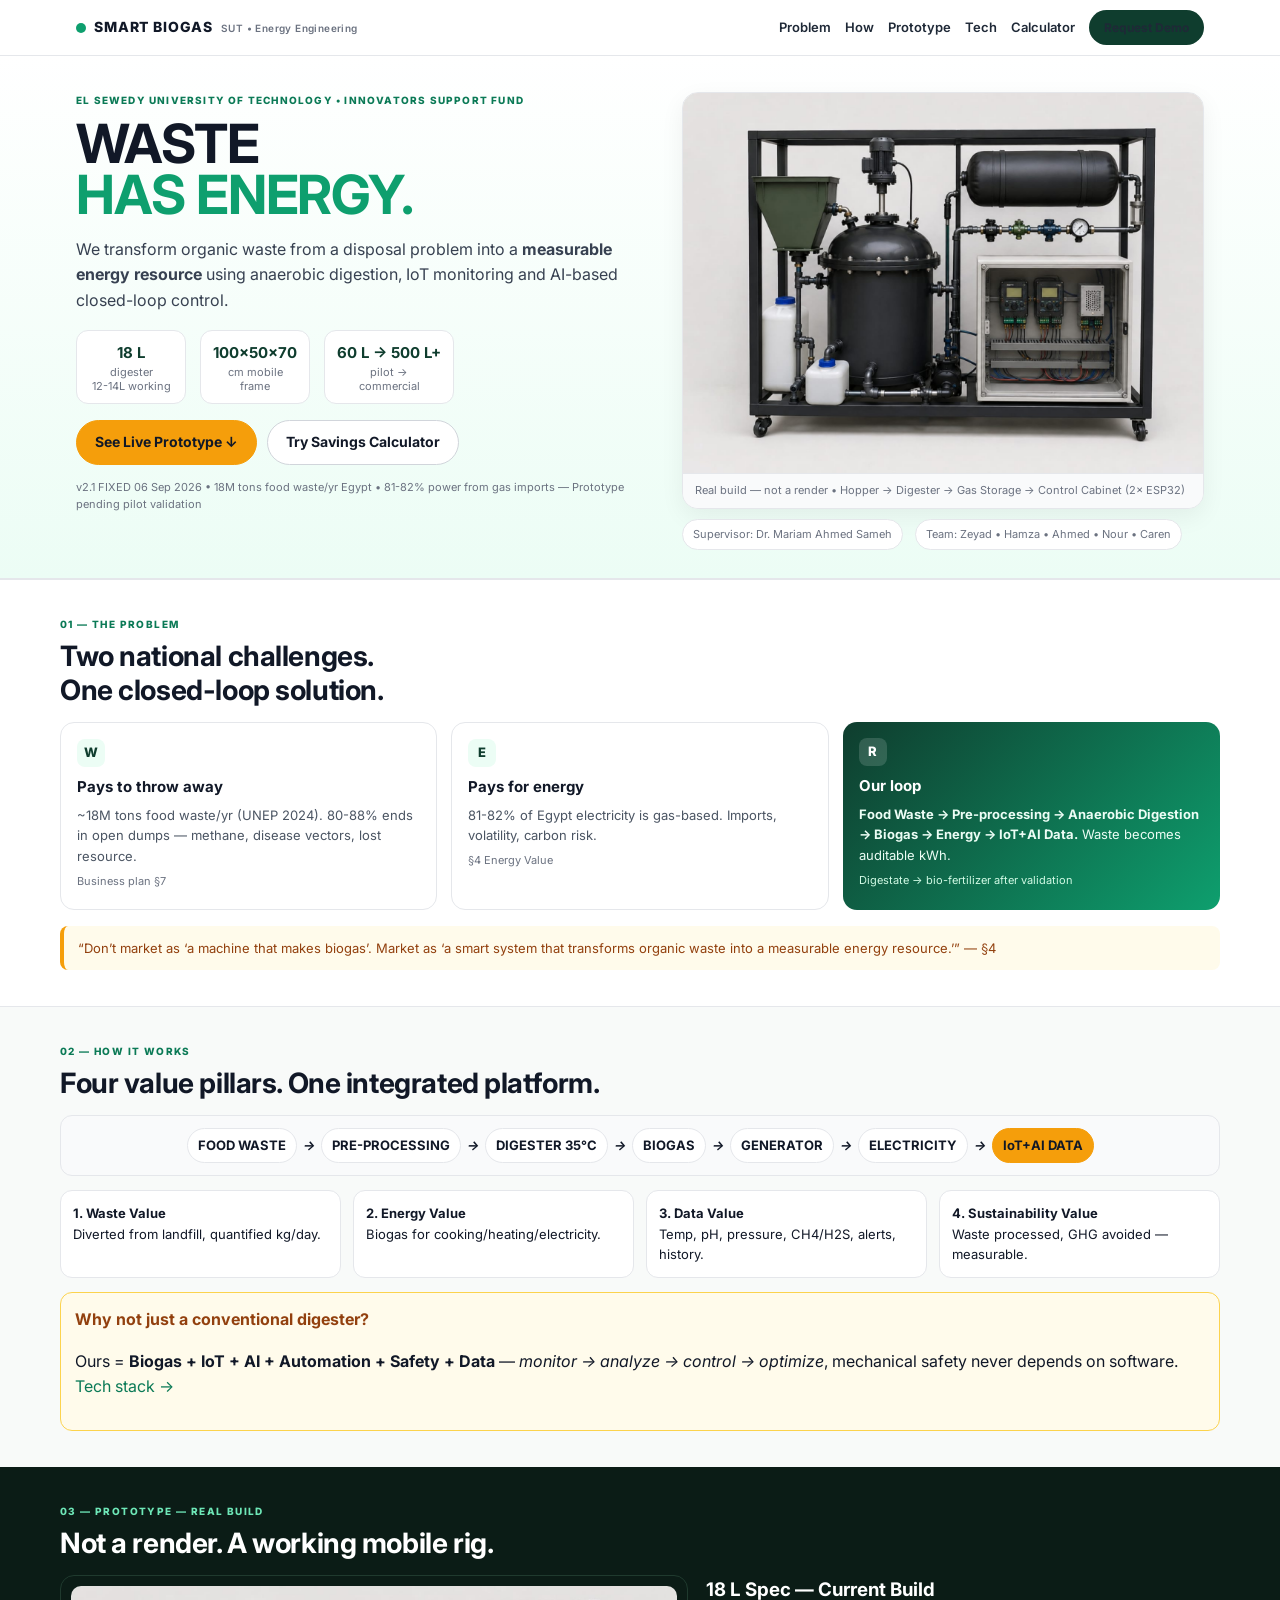
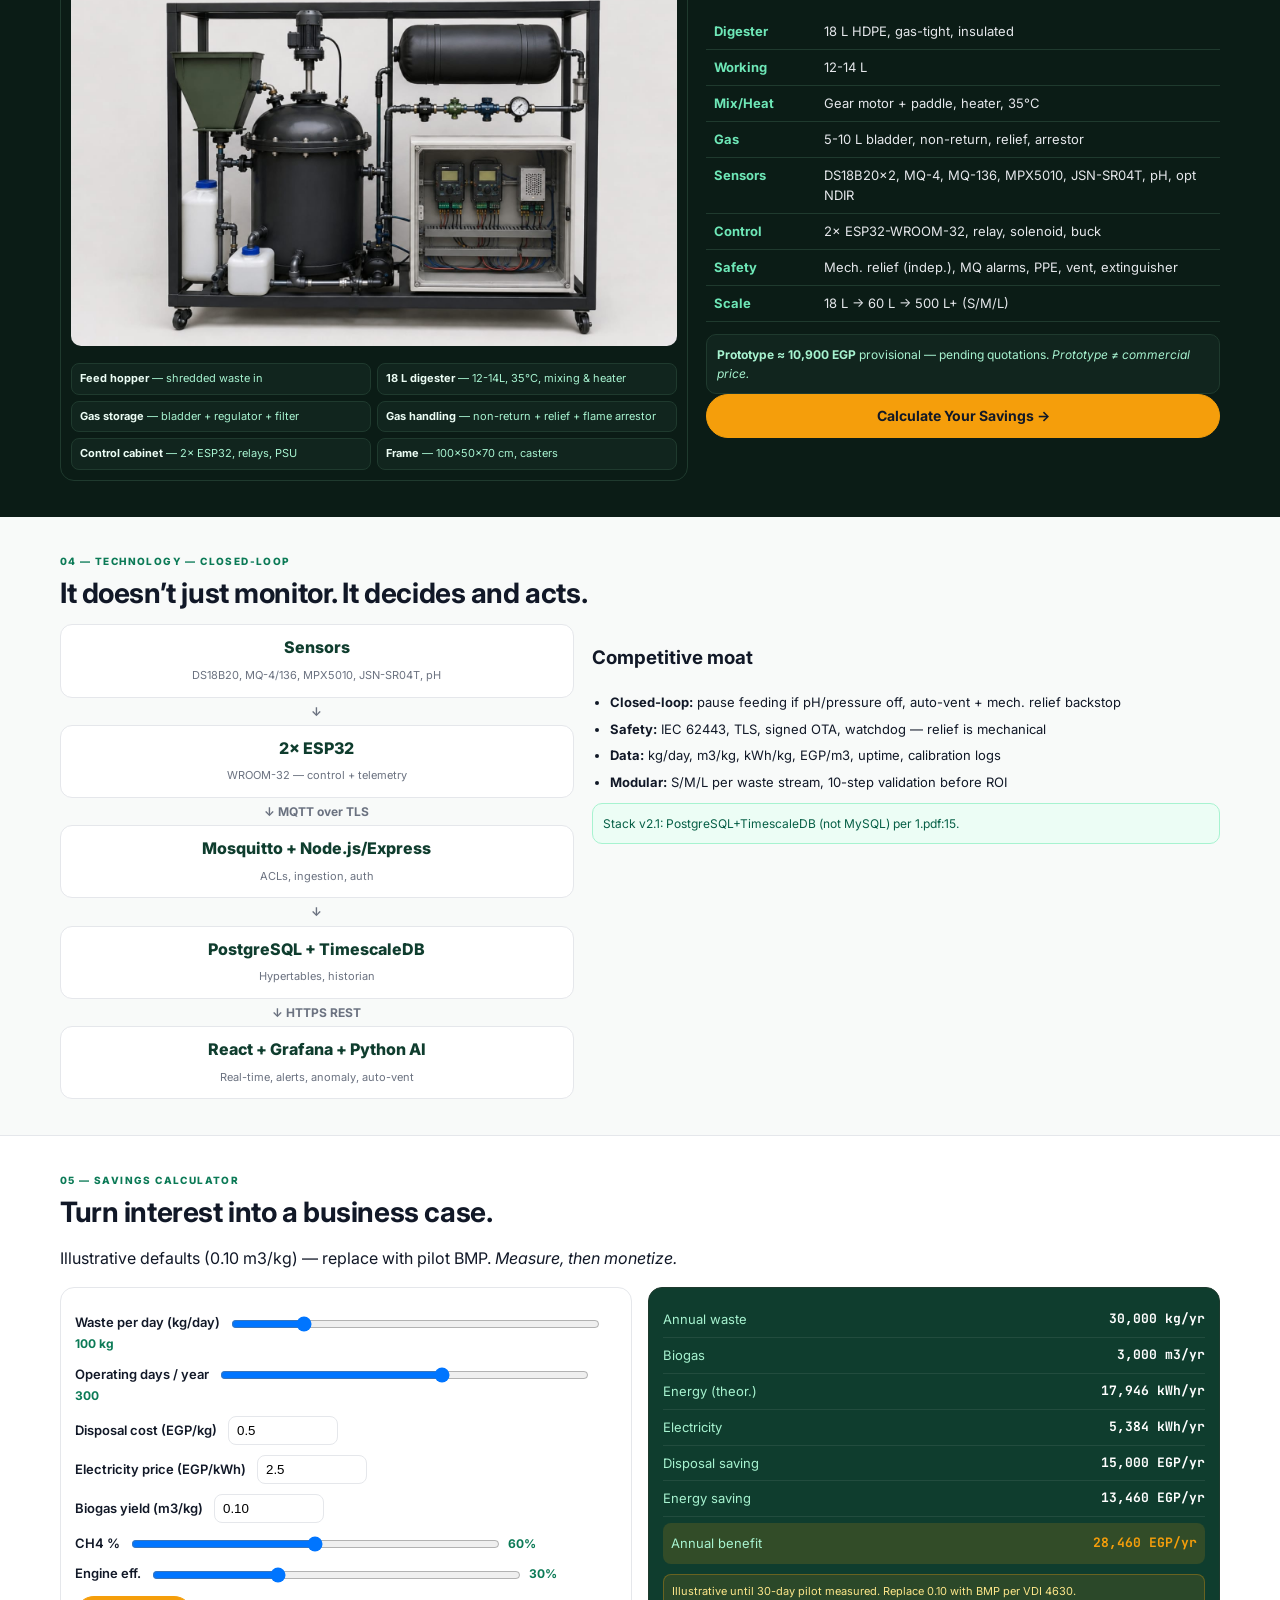
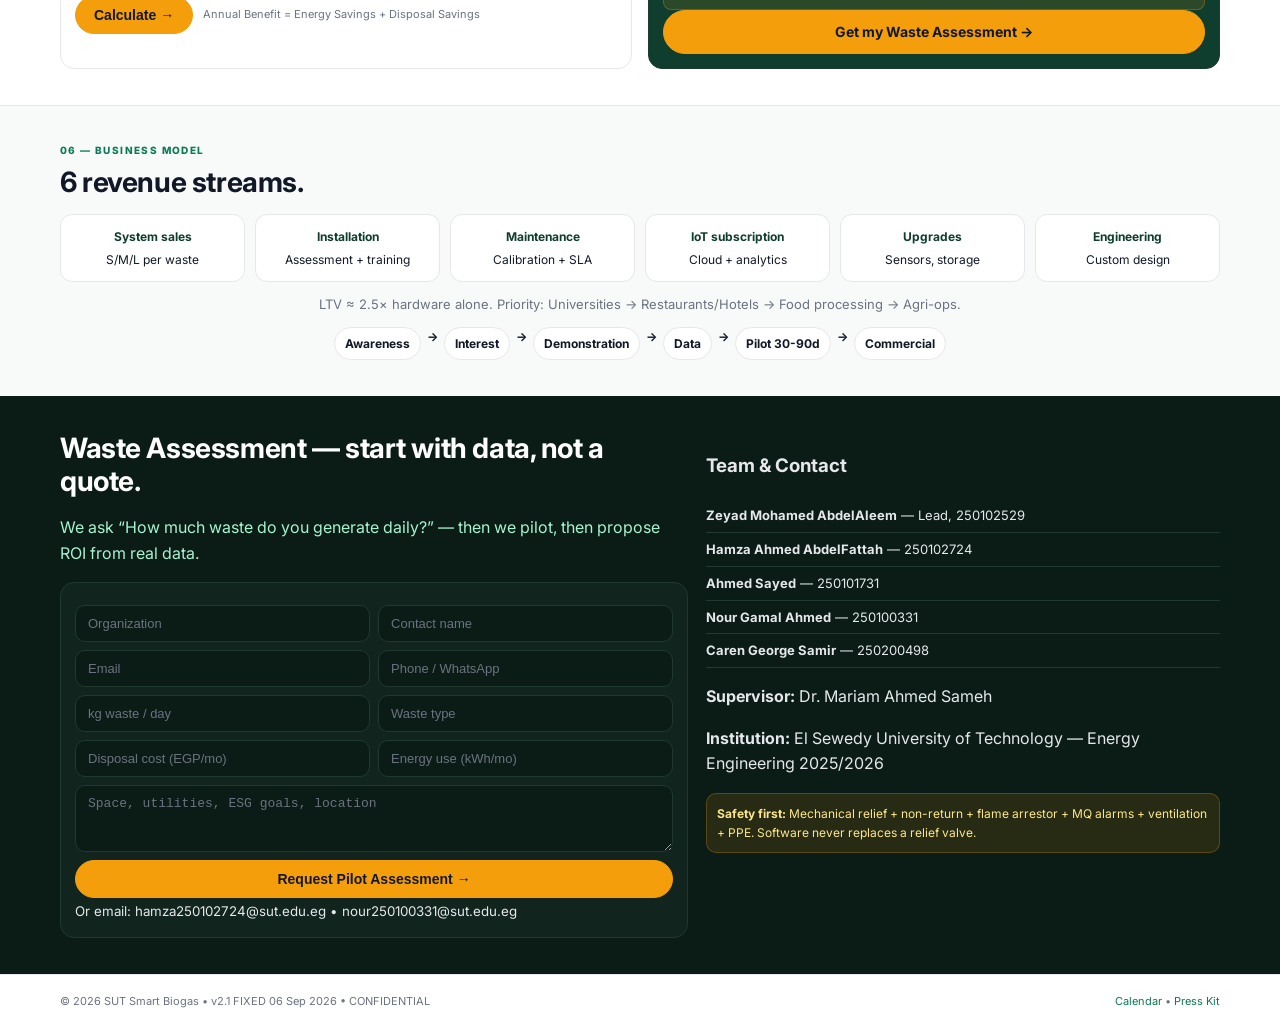
<file: campaign/biogas/index.html>
<!DOCTYPE html>
<html lang="en">
<head>
<meta charset="utf-8">
<meta name="viewport" content="width=device-width, initial-scale=1">
<title>Smart Food Waste-to-Biogas — WASTE HAS ENERGY | SUT Energy Engineering</title>
<meta name="description" content="Smart Food Waste-to-Biogas: Turn organic waste into measurable clean energy with anaerobic digestion, IoT monitoring & AI closed-loop control. 18L prototype — SUT Energy Engineering.">
<link href="https://fonts.googleapis.com/css2?family=Inter:wght@400;600;700;800&family=JetBrains+Mono:wght@500&display=swap" rel="stylesheet">
<link rel="stylesheet" href="style.css">
</head>
<body>
<nav class="nav">
  <div class="nav-inner">
    <div class="brand"><span class="dot"></span> SMART BIOGAS <small>SUT &bull; Energy Engineering</small></div>
    <div class="nav-links"><a href="#problem">Problem</a><a href="#how">How</a><a href="#prototype">Prototype</a><a href="#tech">Tech</a><a href="#calculator">Calculator</a><a href="#team" class="btn btn-sm">Request Demo</a></div>
  </div>
</nav>
<header class="hero">
  <div class="hero-grid">
    <div class="hero-text">
      <div class="kicker">EL SEWEDY UNIVERSITY OF TECHNOLOGY &bull; INNOVATORS SUPPORT FUND</div>
      <h1>WASTE<br><span class="accent">HAS ENERGY.</span></h1>
      <p class="lead">We transform organic waste from a disposal problem into a <strong>measurable energy resource</strong> using anaerobic digestion, IoT monitoring and AI-based closed-loop control.</p>
      <div class="hero-stats">
        <div><strong>18 L</strong><span>digester<br>12-14L working</span></div>
        <div><strong>100&times;50&times;70</strong><span>cm mobile<br>frame</span></div>
        <div><strong>60 L &rarr; 500 L+</strong><span>pilot &rarr;<br>commercial</span></div>
      </div>
      <div class="cta-row"><a href="#prototype" class="btn btn-primary">See Live Prototype &darr;</a><a href="#calculator" class="btn btn-ghost">Try Savings Calculator</a></div>
      <p class="micro">v2.1 FIXED 06 Sep 2026 &bull; 18M tons food waste/yr Egypt &bull; 81-82% power from gas imports &mdash; Prototype pending pilot validation</p>
    </div>
    <div class="hero-media">
      <div class="media-card">
        <img src="assets/prototype_main.jpg" alt="Smart Biogas 18L prototype" onerror="this.style.display='none';document.getElementById('fallback').style.display='flex'">
        <div id="fallback" class="media-fallback" style="display:none"><div>Drop your photo as<br><code>assets/prototype_main.jpg</code><br><small>1600&times;1200 JPG</small></div></div>
        <div class="media-caption">Real build &mdash; not a render &bull; Hopper &rarr; Digester &rarr; Gas Storage &rarr; Control Cabinet (2&times; ESP32)</div>
      </div>
      <div class="trust"><span>Supervisor: Dr. Mariam Ahmed Sameh</span><span>Team: Zeyad &bull; Hamza &bull; Ahmed &bull; Nour &bull; Caren</span></div>
    </div>
  </div>
</header>
<section id="problem" class="section section-alt">
  <div class="container">
    <div class="pill">01 &mdash; THE PROBLEM</div>
    <h2>Two national challenges.<br>One closed-loop solution.</h2>
    <div class="three">
      <div class="card"><div class="icon">W</div><h3>Pays to throw away</h3><p>~18M tons food waste/yr (UNEP 2024). 80-88% ends in open dumps &mdash; methane, disease vectors, lost resource.</p><small>Business plan §7</small></div>
      <div class="card"><div class="icon">E</div><h3>Pays for energy</h3><p>81-82% of Egypt electricity is gas-based. Imports, volatility, carbon risk.</p><small>§4 Energy Value</small></div>
      <div class="card highlight"><div class="icon">R</div><h3>Our loop</h3><p><strong>Food Waste &rarr; Pre-processing &rarr; Anaerobic Digestion &rarr; Biogas &rarr; Energy &rarr; IoT+AI Data.</strong> Waste becomes auditable kWh.</p><small>Digestate &rarr; bio-fertilizer after validation</small></div>
    </div>
    <div class="quote">&ldquo;Don&rsquo;t market as &lsquo;a machine that makes biogas&rsquo;. Market as &lsquo;a smart system that transforms organic waste into a measurable energy resource.&rsquo;&rdquo; &mdash; §4</div>
  </div>
</section>
<section id="how" class="section">
  <div class="container">
    <div class="pill">02 &mdash; HOW IT WORKS</div>
    <h2>Four value pillars. One integrated platform.</h2>
    <div class="flow"><span>FOOD WASTE</span><i>&rarr;</i><span>PRE-PROCESSING</span><i>&rarr;</i><span>DIGESTER 35&deg;C</span><i>&rarr;</i><span>BIOGAS</span><i>&rarr;</i><span>GENERATOR</span><i>&rarr;</i><span>ELECTRICITY</span><i>&rarr;</i><span class="accent-bg">IoT+AI DATA</span></div>
    <div class="four">
      <div class="mini"><strong>1. Waste Value</strong><br>Diverted from landfill, quantified kg/day.</div>
      <div class="mini"><strong>2. Energy Value</strong><br>Biogas for cooking/heating/electricity.</div>
      <div class="mini"><strong>3. Data Value</strong><br>Temp, pH, pressure, CH4/H2S, alerts, history.</div>
      <div class="mini"><strong>4. Sustainability Value</strong><br>Waste processed, GHG avoided &mdash; measurable.</div>
    </div>
    <div class="competitive"><h4>Why not just a conventional digester?</h4><p>Ours = <strong>Biogas + IoT + AI + Automation + Safety + Data</strong> &mdash; <em>monitor &rarr; analyze &rarr; control &rarr; optimize</em>, mechanical safety never depends on software. <a href="#tech">Tech stack &rarr;</a></p></div>
  </div>
</section>
<section id="prototype" class="section section-dark">
  <div class="container">
    <div class="pill light">03 &mdash; PROTOTYPE &mdash; REAL BUILD</div>
    <h2 class="light">Not a render. A working mobile rig.</h2>
    <div class="proto-grid">
      <div class="proto-media">
        <img src="assets/prototype_main.jpg" alt="Prototype" onerror="this.style.display='none'">
        <div class="callouts"><span class="callout c1"><b>Feed hopper</b> &mdash; shredded waste in</span><span class="callout c2"><b>18 L digester</b> &mdash; 12-14L, 35&deg;C, mixing &amp; heater</span><span class="callout c3"><b>Gas storage</b> &mdash; bladder + regulator + filter</span><span class="callout c4"><b>Gas handling</b> &mdash; non-return + relief + flame arrestor</span><span class="callout c5"><b>Control cabinet</b> &mdash; 2&times; ESP32, relays, PSU</span><span class="callout c6"><b>Frame</b> &mdash; 100&times;50&times;70 cm, casters</span></div>
      </div>
      <div class="proto-specs">
        <h3>18 L Spec &mdash; Current Build</h3>
        <table><tr><td>Digester</td><td>18 L HDPE, gas-tight, insulated</td></tr><tr><td>Working</td><td>12-14 L</td></tr><tr><td>Mix/Heat</td><td>Gear motor + paddle, heater, 35&deg;C</td></tr><tr><td>Gas</td><td>5-10 L bladder, non-return, relief, arrestor</td></tr><tr><td>Sensors</td><td>DS18B20x2, MQ-4, MQ-136, MPX5010, JSN-SR04T, pH, opt NDIR</td></tr><tr><td>Control</td><td>2&times; ESP32-WROOM-32, relay, solenoid, buck</td></tr><tr><td>Safety</td><td>Mech. relief (indep.), MQ alarms, PPE, vent, extinguisher</td></tr><tr><td>Scale</td><td>18 L &rarr; 60 L &rarr; 500 L+ (S/M/L)</td></tr></table>
        <div class="cost-note"><strong>Prototype &asymp; 10,900 EGP</strong> provisional &mdash; pending quotations. <em>Prototype &ne; commercial price.</em></div>
        <a href="#calculator" class="btn btn-primary btn-block">Calculate Your Savings &rarr;</a>
      </div>
    </div>
  </div>
</section>
<section id="tech" class="section">
  <div class="container">
    <div class="pill">04 &mdash; TECHNOLOGY &mdash; CLOSED-LOOP</div>
    <h2>It doesn&rsquo;t just monitor. It decides and acts.</h2>
    <div class="tech-grid">
      <div class="tech-diagram">
        <div class="layer"><span>Sensors</span><small>DS18B20, MQ-4/136, MPX5010, JSN-SR04T, pH</small></div><div class="arrow">&darr;</div>
        <div class="layer"><span>2&times; ESP32</span><small>WROOM-32 &mdash; control + telemetry</small></div><div class="arrow">&darr; MQTT over TLS</div>
        <div class="layer"><span>Mosquitto + Node.js/Express</span><small>ACLs, ingestion, auth</small></div><div class="arrow">&darr;</div>
        <div class="layer"><span>PostgreSQL + TimescaleDB</span><small>Hypertables, historian</small></div><div class="arrow">&darr; HTTPS REST</div>
        <div class="layer"><span>React + Grafana + Python AI</span><small>Real-time, alerts, anomaly, auto-vent</small></div>
      </div>
      <div class="tech-points">
        <h3>Competitive moat</h3>
        <ul><li><strong>Closed-loop:</strong> pause feeding if pH/pressure off, auto-vent + mech. relief backstop</li><li><strong>Safety:</strong> IEC 62443, TLS, signed OTA, watchdog &mdash; relief is mechanical</li><li><strong>Data:</strong> kg/day, m3/kg, kWh/kg, EGP/m3, uptime, calibration logs</li><li><strong>Modular:</strong> S/M/L per waste stream, 10-step validation before ROI</li></ul>
        <div class="stack-note">Stack v2.1: PostgreSQL+TimescaleDB (not MySQL) per 1.pdf:15.</div>
      </div>
    </div>
  </div>
</section>
<section id="calculator" class="section section-alt">
  <div class="container">
    <div class="pill">05 &mdash; SAVINGS CALCULATOR</div>
    <h2>Turn interest into a business case.</h2>
    <p class="sub">Illustrative defaults (0.10 m3/kg) &mdash; replace with pilot BMP. <em>Measure, then monetize.</em></p>
    <div class="calc-grid">
      <div class="calc-inputs">
        <label>Waste per day (kg/day) <input type="range" id="waste" min="10" max="500" value="100"><span id="wasteVal">100 kg</span></label>
        <label>Operating days / year <input type="range" id="days" min="200" max="365" value="300"><span id="daysVal">300</span></label>
        <label>Disposal cost (EGP/kg) <input type="number" id="dispCost" value="0.5" step="0.1"></label>
        <label>Electricity price (EGP/kWh) <input type="number" id="kwhPrice" value="2.5" step="0.1"></label>
        <label>Biogas yield (m3/kg) <input type="number" id="yield" value="0.10" step="0.01"></label>
        <label>CH4 % <input type="range" id="ch4" min="50" max="70" value="60"><span id="ch4Val">60%</span></label>
        <label>Engine eff. <input type="range" id="eff" min="25" max="40" value="30"><span id="effVal">30%</span></label>
        <div class="calc-cta"><button class="btn btn-primary" onclick="calc()">Calculate &rarr;</button><small>Annual Benefit = Energy Savings + Disposal Savings</small></div>
      </div>
      <div class="calc-outputs">
        <div class="out"><span>Annual waste</span><strong id="oWaste">-</strong></div><div class="out"><span>Biogas</span><strong id="oBiogas">-</strong></div><div class="out"><span>Energy (theor.)</span><strong id="oEnergy">-</strong></div><div class="out"><span>Electricity</span><strong id="oElec">-</strong></div><div class="out"><span>Disposal saving</span><strong id="oDisp">-</strong></div><div class="out"><span>Energy saving</span><strong id="oEnSave">-</strong></div><div class="out total"><span>Annual benefit</span><strong id="oBenefit">-</strong></div>
        <div class="disclaimer">Illustrative until 30-day pilot measured. Replace 0.10 with BMP per VDI 4630.</div>
        <a href="#lead" class="btn btn-primary btn-block">Get my Waste Assessment &rarr;</a>
      </div>
    </div>
  </div>
</section>
<section class="section"><div class="container"><div class="pill">06 &mdash; BUSINESS MODEL</div><h2>6 revenue streams.</h2><div class="biz-grid"><div class="biz"><strong>System sales</strong>S/M/L per waste</div><div class="biz"><strong>Installation</strong>Assessment + training</div><div class="biz"><strong>Maintenance</strong>Calibration + SLA</div><div class="biz"><strong>IoT subscription</strong>Cloud + analytics</div><div class="biz"><strong>Upgrades</strong>Sensors, storage</div><div class="biz"><strong>Engineering</strong>Custom design</div></div><p class="center">LTV &asymp; 2.5&times; hardware alone. Priority: Universities &rarr; Restaurants/Hotels &rarr; Food processing &rarr; Agri-ops.</p><div class="funnel"><span>Awareness</span>&rarr;<span>Interest</span>&rarr;<span>Demonstration</span>&rarr;<span>Data</span>&rarr;<span>Pilot 30-90d</span>&rarr;<span>Commercial</span></div></div></section>
<section id="lead" class="section section-dark">
  <div class="container"><div class="lead-grid"><div>
        <h2 class="light">Waste Assessment &mdash; start with data, not a quote.</h2>
        <p class="light-muted">We ask &ldquo;How much waste do you generate daily?&rdquo; &mdash; then we pilot, then propose ROI from real data.</p>
        <form class="form" onsubmit="event.preventDefault(); alert('Wire to hamza250102724@sut.edu.eg');">
          <div class="two"><input placeholder="Organization" required><input placeholder="Contact name" required></div>
          <div class="two"><input placeholder="Email" type="email" required><input placeholder="Phone / WhatsApp"></div>
          <div class="two"><input placeholder="kg waste / day" type="number"><input placeholder="Waste type"></div>
          <div class="two"><input placeholder="Disposal cost (EGP/mo)"><input placeholder="Energy use (kWh/mo)"></div>
          <textarea placeholder="Space, utilities, ESG goals, location" rows="3"></textarea>
          <button class="btn btn-primary btn-block">Request Pilot Assessment &rarr;</button>
          <small>Or email: hamza250102724@sut.edu.eg &bull; nour250100331@sut.edu.eg</small>
        </form></div>
      <div id="team"><h3>Team & Contact</h3><ul class="team"><li><strong>Zeyad Mohamed AbdelAleem</strong> &mdash; Lead, 250102529</li><li><strong>Hamza Ahmed AbdelFattah</strong> &mdash; 250102724</li><li><strong>Ahmed Sayed</strong> &mdash; 250101731</li><li><strong>Nour Gamal Ahmed</strong> &mdash; 250100331</li><li><strong>Caren George Samir</strong> &mdash; 250200498</li></ul><p><strong>Supervisor:</strong> Dr. Mariam Ahmed Sameh</p><p><strong>Institution:</strong> El Sewedy University of Technology &mdash; Energy Engineering 2025/2026</p><div class="safety-box"><strong>Safety first:</strong> Mechanical relief + non-return + flame arrestor + MQ alarms + ventilation + PPE. Software never replaces a relief valve.</div></div>
    </div></div>
</section>
<footer class="footer"><div class="container"><div>&copy; 2026 SUT Smart Biogas &bull; v2.1 FIXED 06 Sep 2026 &bull; CONFIDENTIAL</div><div><a href="content/calendar.csv">Calendar</a> &bull; <a href="content/press_release.md">Press Kit</a></div></div></footer>
<script src="calculator.js"></script>
</body>
</html>
</file>
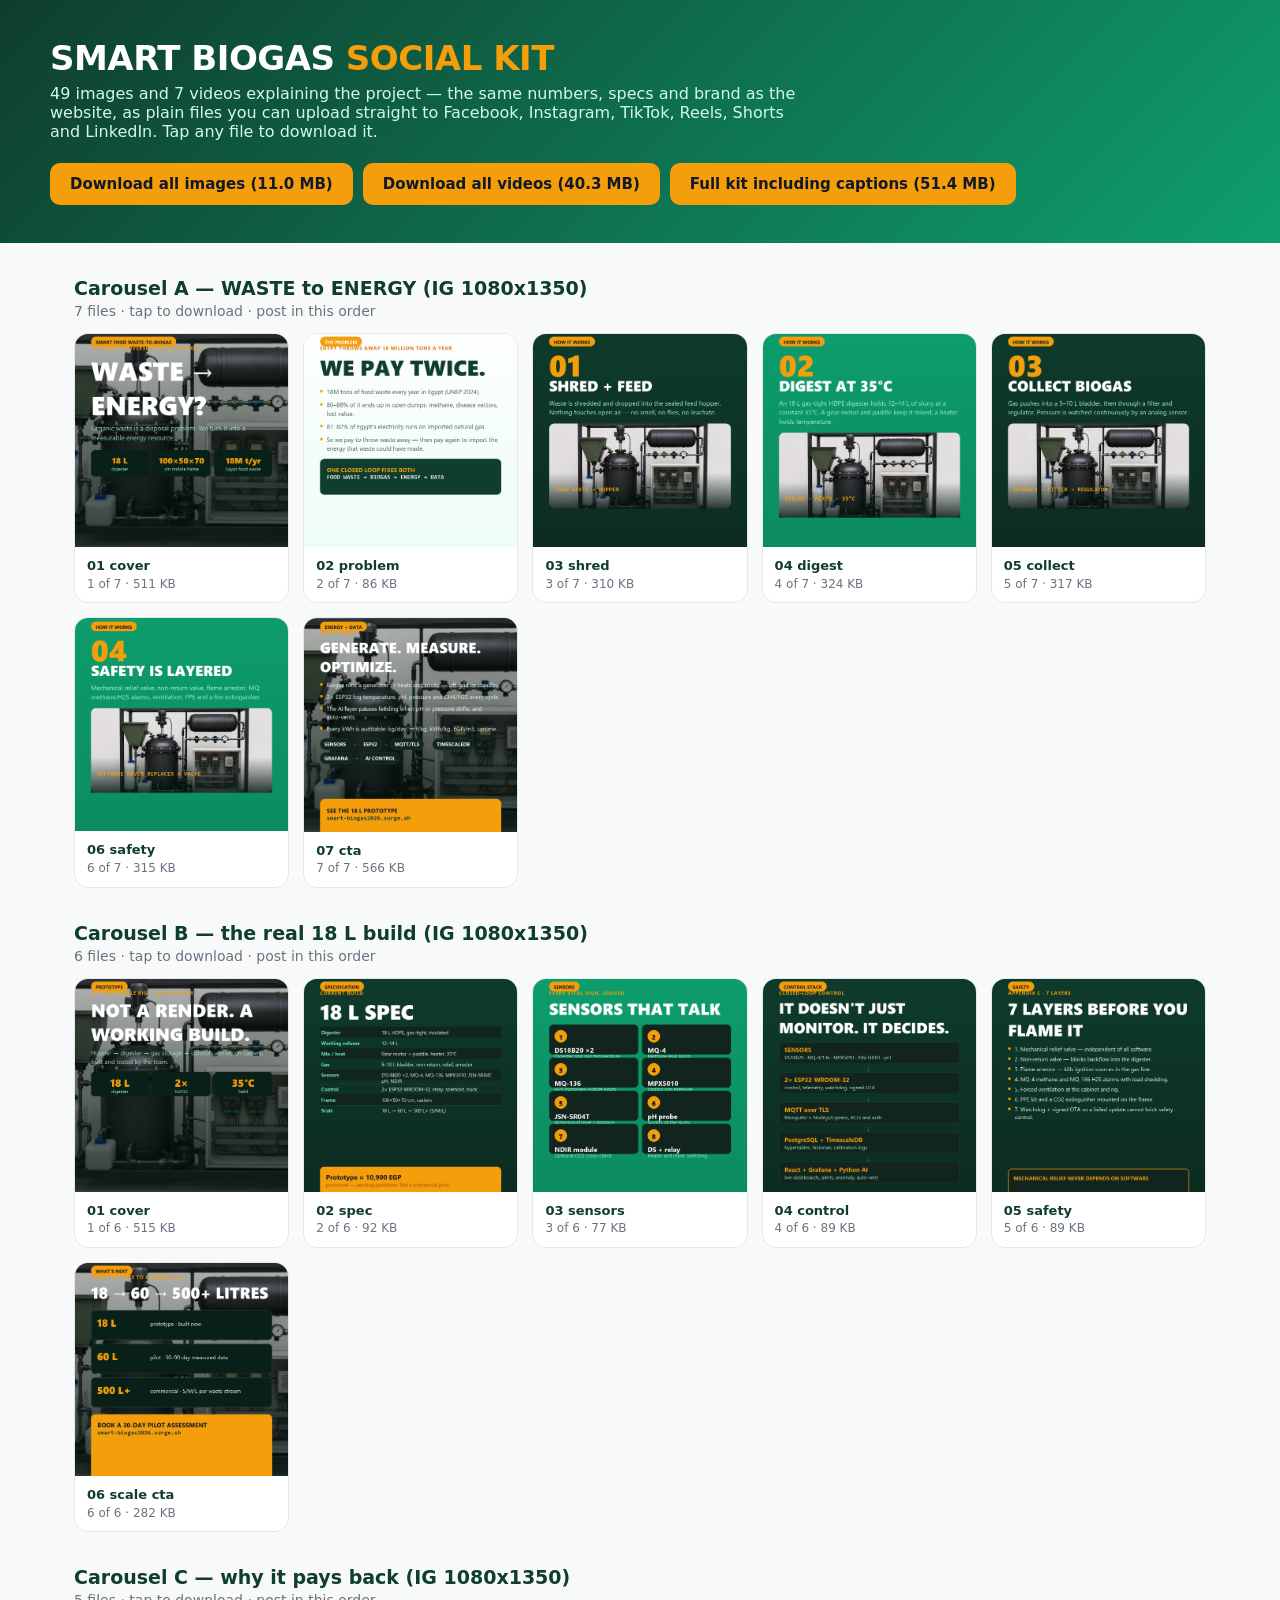
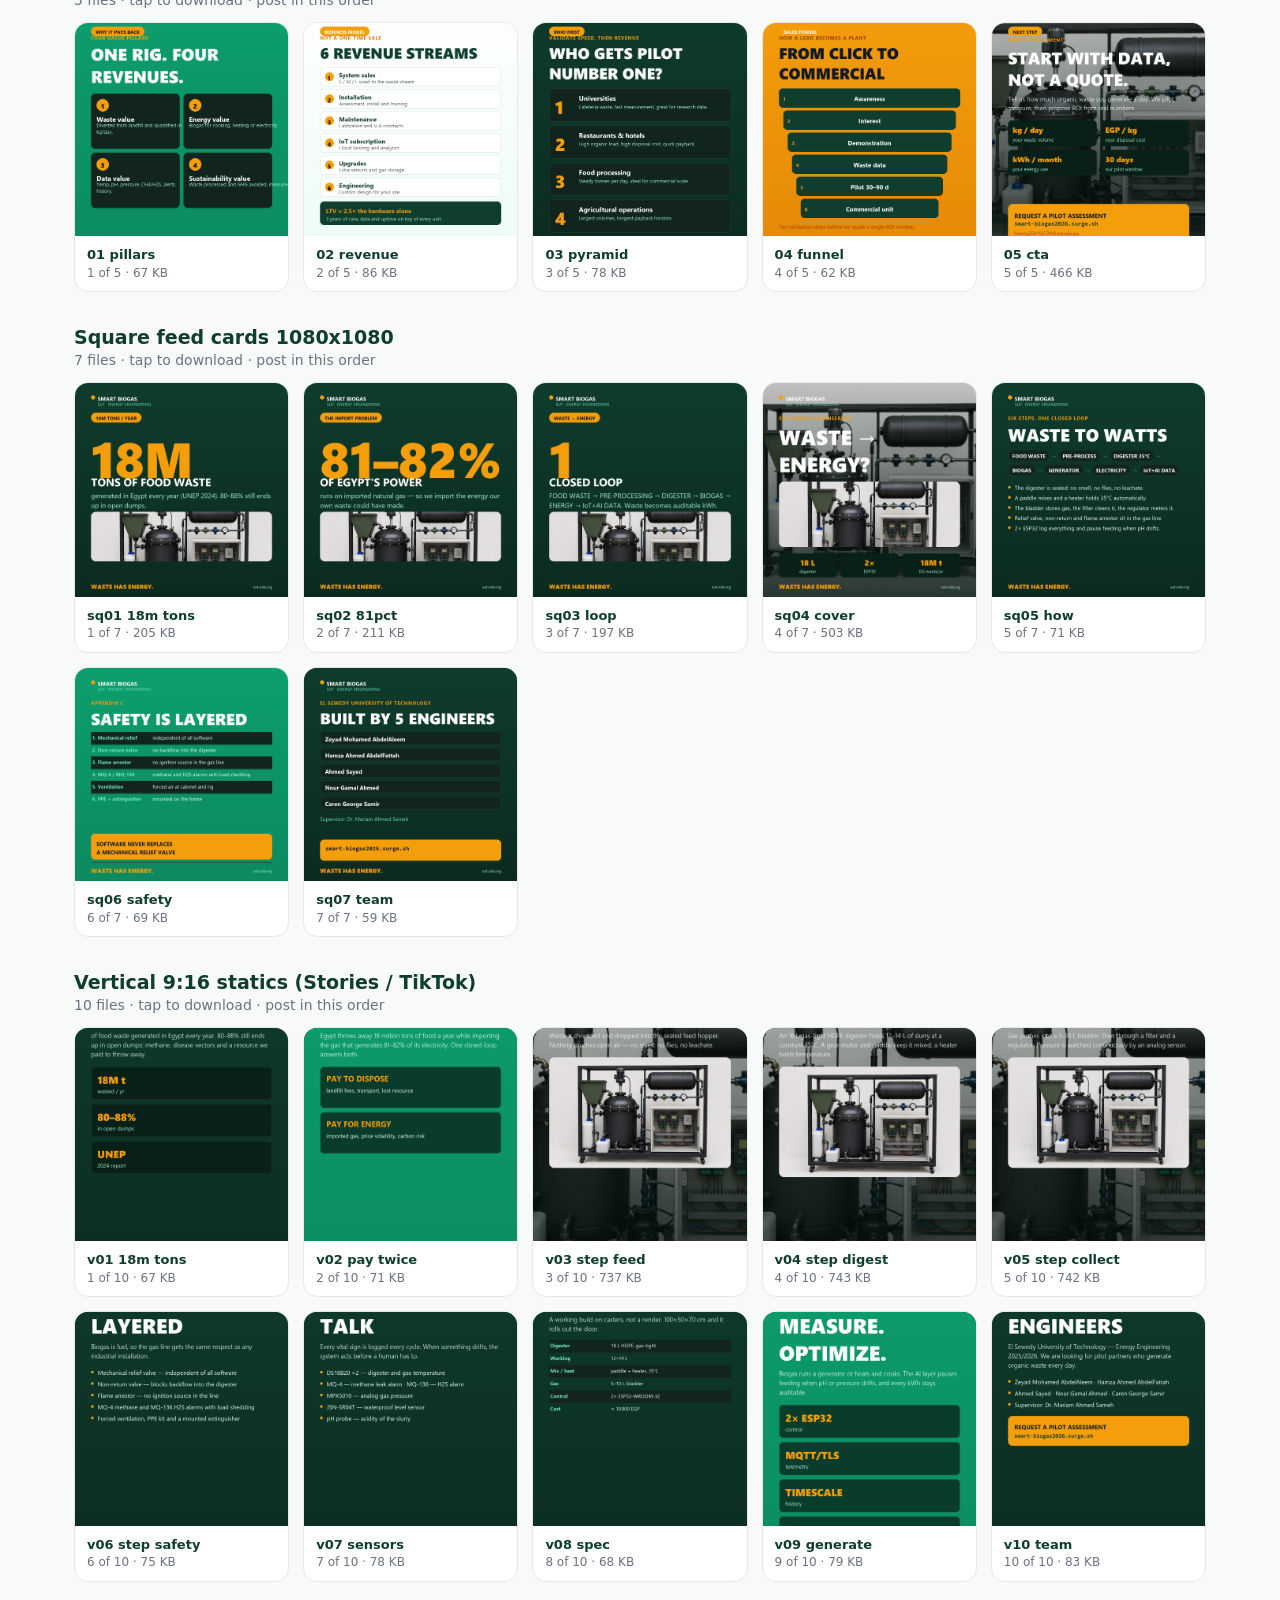
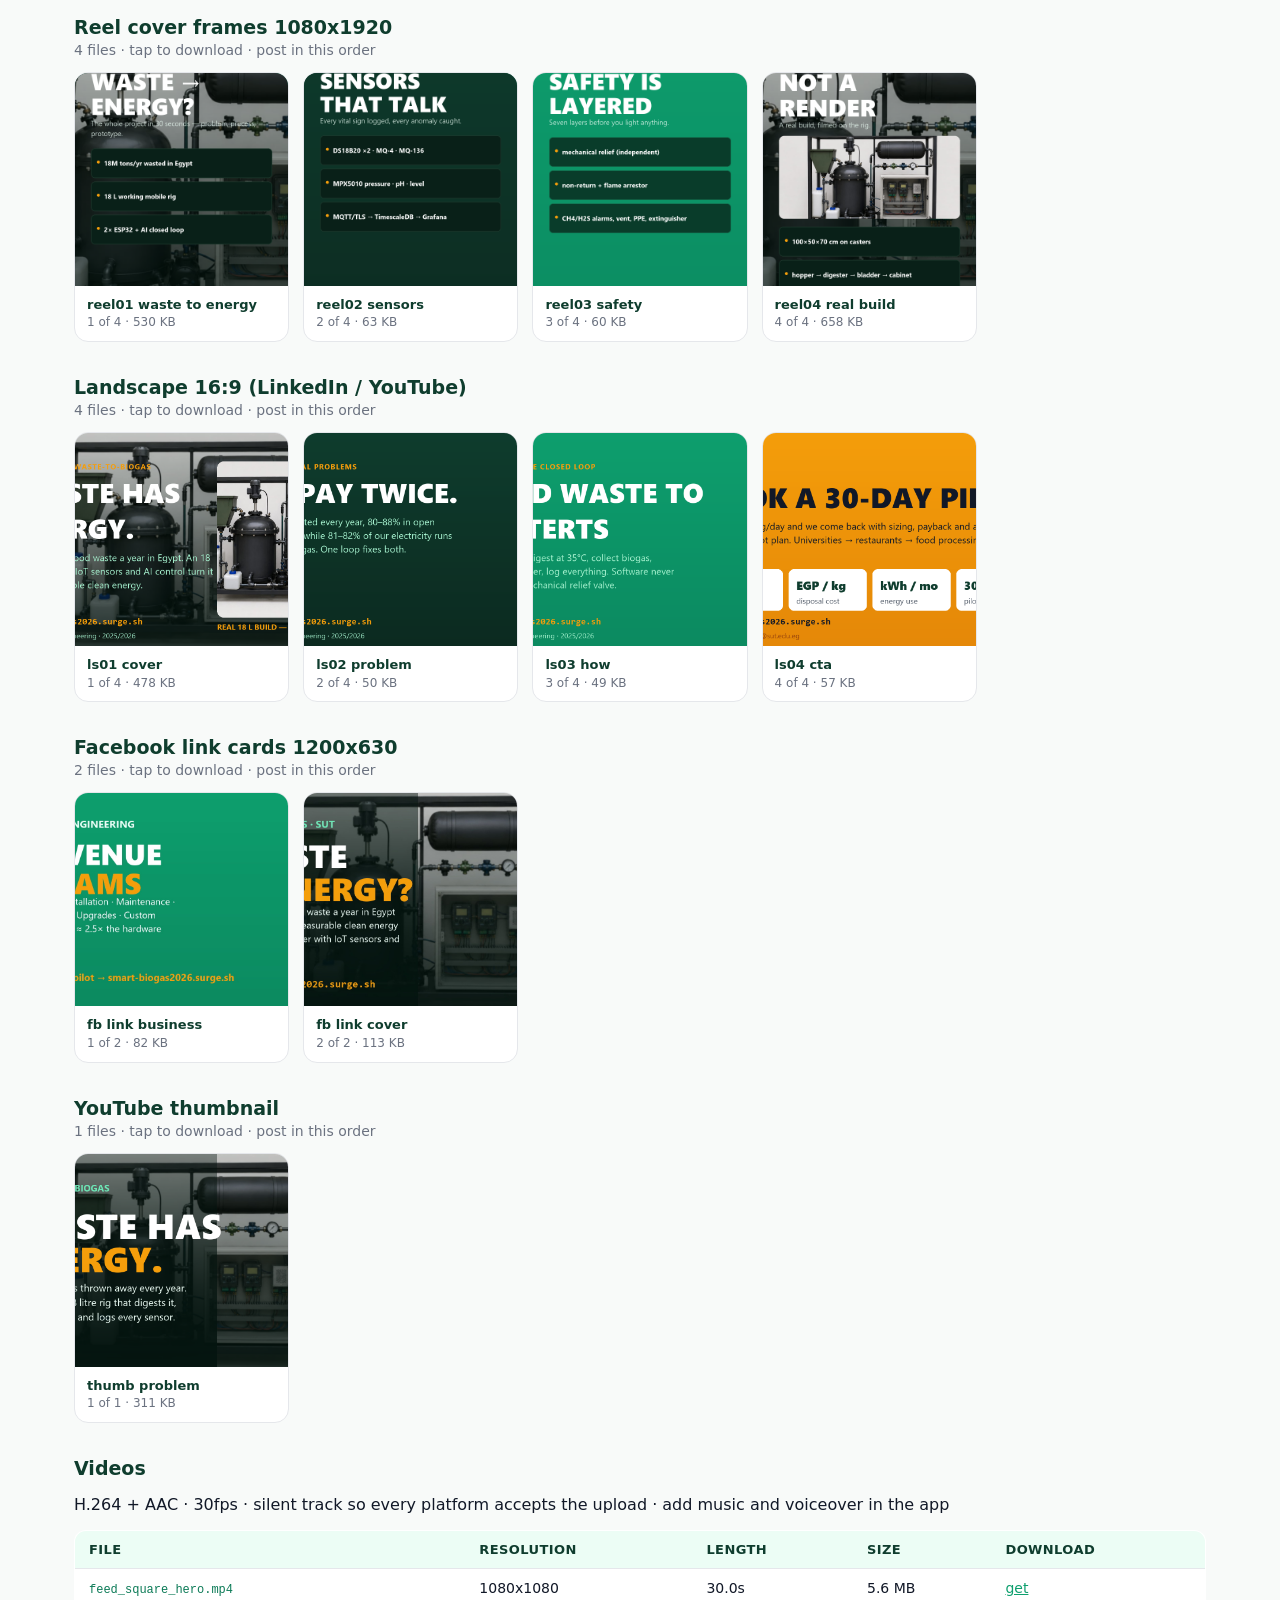
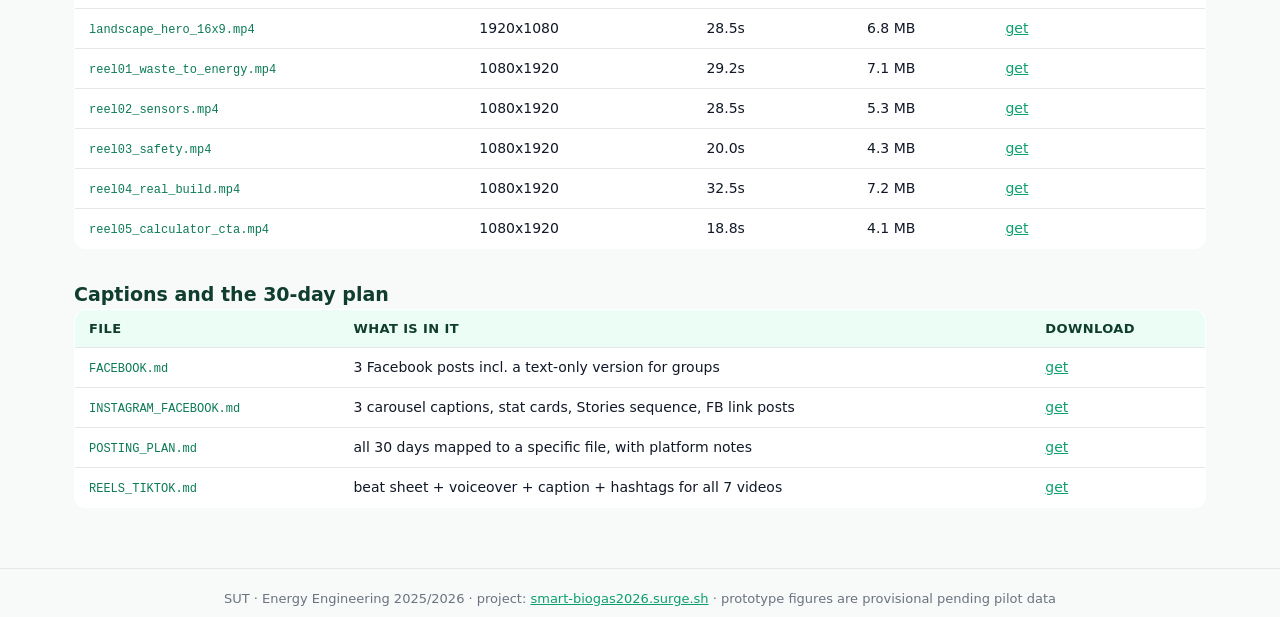
<file: campaign/social/index.html>
<!DOCTYPE html><html lang=en><head><meta charset=utf-8>
<meta name=viewport content="width=device-width,initial-scale=1">
<title>Smart Biogas — social media kit (images + videos)</title>
<style>
:root{--green:#0F3D2E;--teal:#0E9F6E;--amber:#F59E0B;--bg:#F8FAF9;--line:#E5E7EB;--muted:#6B7280}
*{box-sizing:border-box}
body{margin:0;font-family:"Segoe UI",system-ui,Arial,sans-serif;background:var(--bg);color:#111827}
header{background:linear-gradient(135deg,#0F3D2E,#0E9F6E);color:#fff;padding:38px 24px}
header .in{max-width:1180px;margin:0 auto}
h1{margin:0 0 6px;font-size:34px;letter-spacing:-.5px}
h1 span{color:var(--amber)}
header p{margin:0;color:#D1FAE5;font-size:16px;max-width:760px}
.bar{max-width:1180px;margin:22px auto 0;display:flex;gap:10px;flex-wrap:wrap}
a.btn{display:inline-block;background:var(--amber);color:#111827;font-weight:700;text-decoration:none;
padding:12px 20px;border-radius:10px;font-size:15px}
a.btn.ghost{background:rgba(255,255,255,.14);color:#fff}
main{max-width:1180px;margin:26px auto 60px;padding:0 24px}
h2{font-size:19px;margin:34px 0 4px;color:var(--green)}
.note{color:var(--muted);font-size:14px;margin:0 0 14px}
.grid{display:grid;grid-template-columns:repeat(auto-fill,minmax(190px,1fr));gap:14px}
.tile{background:#fff;border:1px solid var(--line);border-radius:14px;overflow:hidden;display:flex;
flex-direction:column;text-decoration:none;color:inherit}
.tile:hover{border-color:var(--teal);box-shadow:0 6px 18px rgba(15,61,46,.12)}
.tile .ph{aspect-ratio:1/1;background:linear-gradient(135deg,#0F3D2E,#0E9F6E);display:flex;
align-items:center;justify-content:center;overflow:hidden}
.tile .ph img{width:100%;height:100%;object-fit:cover}
.tile .ph.v{aspect-ratio:9/16}
.tile .ph.w{aspect-ratio:16/9}
.tile .meta{padding:10px 12px;font-size:13px;line-height:1.35}
.tile .meta b{display:block;color:var(--green);font-size:13px}
.tile .meta span{color:var(--muted);font-size:12px}
table{width:100%;border-collapse:collapse;background:#fff;border:1px solid var(--line);border-radius:12px;overflow:hidden}
th,td{padding:11px 14px;text-align:left;font-size:14px;border-bottom:1px solid var(--line)}
th{background:#ECFDF5;color:var(--green);font-size:13px;text-transform:uppercase;letter-spacing:.4px}
td code{font-size:12px;color:#0B7A56}
a{color:var(--teal)}
footer{border-top:1px solid var(--line);margin-top:40px;padding:22px 24px;color:var(--muted);font-size:13px;text-align:center}
</style></head><body>
<header><div class="in"><h1>SMART BIOGAS <span>SOCIAL KIT</span></h1><p>49 images and 7 videos explaining the project — the same numbers, specs and brand as the website, as plain files you can upload straight to Facebook, Instagram, TikTok, Reels, Shorts and LinkedIn. Tap any file to download it.</p><div class=bar><a class=btn href="https://github.com/tony70-gamal/opencode/releases/download/social-kit-v1/Smart_Biogas_Social_IMAGES.zip" download>Download all images (11.0 MB)</a><a class=btn href="https://github.com/tony70-gamal/opencode/releases/download/social-kit-v1/Smart_Biogas_Social_VIDEOS.zip" download>Download all videos (40.3 MB)</a><a class=btn ghost href="https://github.com/tony70-gamal/opencode/releases/download/social-kit-v1/Smart_Biogas_Social_KIT.zip" download>Full kit including captions (51.4 MB)</a></div></div></header>
<main>
<h2>Carousel A — WASTE to ENERGY (IG 1080x1350)</h2>
<p class=note>7 files · tap to download · post in this order</p>
<div class=grid>
<a class="tile" href="images/ig01_waste_to_energy/01_cover.png" download><div class="ph"><img loading="lazy" src="images/ig01_waste_to_energy/01_cover.png" alt=""></div><div class="meta"><b>01 cover</b><span>1 of 7 · 511 KB</span></div></a>
<a class="tile" href="images/ig01_waste_to_energy/02_problem.png" download><div class="ph"><img loading="lazy" src="images/ig01_waste_to_energy/02_problem.png" alt=""></div><div class="meta"><b>02 problem</b><span>2 of 7 · 86 KB</span></div></a>
<a class="tile" href="images/ig01_waste_to_energy/03_shred.png" download><div class="ph"><img loading="lazy" src="images/ig01_waste_to_energy/03_shred.png" alt=""></div><div class="meta"><b>03 shred</b><span>3 of 7 · 310 KB</span></div></a>
<a class="tile" href="images/ig01_waste_to_energy/04_digest.png" download><div class="ph"><img loading="lazy" src="images/ig01_waste_to_energy/04_digest.png" alt=""></div><div class="meta"><b>04 digest</b><span>4 of 7 · 324 KB</span></div></a>
<a class="tile" href="images/ig01_waste_to_energy/05_collect.png" download><div class="ph"><img loading="lazy" src="images/ig01_waste_to_energy/05_collect.png" alt=""></div><div class="meta"><b>05 collect</b><span>5 of 7 · 317 KB</span></div></a>
<a class="tile" href="images/ig01_waste_to_energy/06_safety.png" download><div class="ph"><img loading="lazy" src="images/ig01_waste_to_energy/06_safety.png" alt=""></div><div class="meta"><b>06 safety</b><span>6 of 7 · 315 KB</span></div></a>
<a class="tile" href="images/ig01_waste_to_energy/07_cta.png" download><div class="ph"><img loading="lazy" src="images/ig01_waste_to_energy/07_cta.png" alt=""></div><div class="meta"><b>07 cta</b><span>7 of 7 · 566 KB</span></div></a>
</div>
<h2>Carousel B — the real 18 L build (IG 1080x1350)</h2>
<p class=note>6 files · tap to download · post in this order</p>
<div class=grid>
<a class="tile" href="images/ig05_real_build/01_cover.png" download><div class="ph"><img loading="lazy" src="images/ig05_real_build/01_cover.png" alt=""></div><div class="meta"><b>01 cover</b><span>1 of 6 · 515 KB</span></div></a>
<a class="tile" href="images/ig05_real_build/02_spec.png" download><div class="ph"><img loading="lazy" src="images/ig05_real_build/02_spec.png" alt=""></div><div class="meta"><b>02 spec</b><span>2 of 6 · 92 KB</span></div></a>
<a class="tile" href="images/ig05_real_build/03_sensors.png" download><div class="ph"><img loading="lazy" src="images/ig05_real_build/03_sensors.png" alt=""></div><div class="meta"><b>03 sensors</b><span>3 of 6 · 77 KB</span></div></a>
<a class="tile" href="images/ig05_real_build/04_control.png" download><div class="ph"><img loading="lazy" src="images/ig05_real_build/04_control.png" alt=""></div><div class="meta"><b>04 control</b><span>4 of 6 · 89 KB</span></div></a>
<a class="tile" href="images/ig05_real_build/05_safety.png" download><div class="ph"><img loading="lazy" src="images/ig05_real_build/05_safety.png" alt=""></div><div class="meta"><b>05 safety</b><span>5 of 6 · 89 KB</span></div></a>
<a class="tile" href="images/ig05_real_build/06_scale_cta.png" download><div class="ph"><img loading="lazy" src="images/ig05_real_build/06_scale_cta.png" alt=""></div><div class="meta"><b>06 scale cta</b><span>6 of 6 · 282 KB</span></div></a>
</div>
<h2>Carousel C — why it pays back (IG 1080x1350)</h2>
<p class=note>5 files · tap to download · post in this order</p>
<div class=grid>
<a class="tile" href="images/ig07_value/01_pillars.png" download><div class="ph"><img loading="lazy" src="images/ig07_value/01_pillars.png" alt=""></div><div class="meta"><b>01 pillars</b><span>1 of 5 · 67 KB</span></div></a>
<a class="tile" href="images/ig07_value/02_revenue.png" download><div class="ph"><img loading="lazy" src="images/ig07_value/02_revenue.png" alt=""></div><div class="meta"><b>02 revenue</b><span>2 of 5 · 86 KB</span></div></a>
<a class="tile" href="images/ig07_value/03_pyramid.png" download><div class="ph"><img loading="lazy" src="images/ig07_value/03_pyramid.png" alt=""></div><div class="meta"><b>03 pyramid</b><span>3 of 5 · 78 KB</span></div></a>
<a class="tile" href="images/ig07_value/04_funnel.png" download><div class="ph"><img loading="lazy" src="images/ig07_value/04_funnel.png" alt=""></div><div class="meta"><b>04 funnel</b><span>4 of 5 · 62 KB</span></div></a>
<a class="tile" href="images/ig07_value/05_cta.png" download><div class="ph"><img loading="lazy" src="images/ig07_value/05_cta.png" alt=""></div><div class="meta"><b>05 cta</b><span>5 of 5 · 466 KB</span></div></a>
</div>
<h2>Square feed cards 1080x1080</h2>
<p class=note>7 files · tap to download · post in this order</p>
<div class=grid>
<a class="tile" href="images/squares/sq01_18m_tons.png" download><div class="ph"><img loading="lazy" src="images/squares/sq01_18m_tons.png" alt=""></div><div class="meta"><b>sq01 18m tons</b><span>1 of 7 · 205 KB</span></div></a>
<a class="tile" href="images/squares/sq02_81pct.png" download><div class="ph"><img loading="lazy" src="images/squares/sq02_81pct.png" alt=""></div><div class="meta"><b>sq02 81pct</b><span>2 of 7 · 211 KB</span></div></a>
<a class="tile" href="images/squares/sq03_loop.png" download><div class="ph"><img loading="lazy" src="images/squares/sq03_loop.png" alt=""></div><div class="meta"><b>sq03 loop</b><span>3 of 7 · 197 KB</span></div></a>
<a class="tile" href="images/squares/sq04_cover.png" download><div class="ph"><img loading="lazy" src="images/squares/sq04_cover.png" alt=""></div><div class="meta"><b>sq04 cover</b><span>4 of 7 · 503 KB</span></div></a>
<a class="tile" href="images/squares/sq05_how.png" download><div class="ph"><img loading="lazy" src="images/squares/sq05_how.png" alt=""></div><div class="meta"><b>sq05 how</b><span>5 of 7 · 71 KB</span></div></a>
<a class="tile" href="images/squares/sq06_safety.png" download><div class="ph"><img loading="lazy" src="images/squares/sq06_safety.png" alt=""></div><div class="meta"><b>sq06 safety</b><span>6 of 7 · 69 KB</span></div></a>
<a class="tile" href="images/squares/sq07_team.png" download><div class="ph"><img loading="lazy" src="images/squares/sq07_team.png" alt=""></div><div class="meta"><b>sq07 team</b><span>7 of 7 · 59 KB</span></div></a>
</div>
<h2>Vertical 9:16 statics (Stories / TikTok)</h2>
<p class=note>10 files · tap to download · post in this order</p>
<div class=grid>
<a class="tile" href="images/vertical/v01_18m_tons.png" download><div class="ph"><img loading="lazy" src="images/vertical/v01_18m_tons.png" alt=""></div><div class="meta"><b>v01 18m tons</b><span>1 of 10 · 67 KB</span></div></a>
<a class="tile" href="images/vertical/v02_pay_twice.png" download><div class="ph"><img loading="lazy" src="images/vertical/v02_pay_twice.png" alt=""></div><div class="meta"><b>v02 pay twice</b><span>2 of 10 · 71 KB</span></div></a>
<a class="tile" href="images/vertical/v03_step_feed.png" download><div class="ph"><img loading="lazy" src="images/vertical/v03_step_feed.png" alt=""></div><div class="meta"><b>v03 step feed</b><span>3 of 10 · 737 KB</span></div></a>
<a class="tile" href="images/vertical/v04_step_digest.png" download><div class="ph"><img loading="lazy" src="images/vertical/v04_step_digest.png" alt=""></div><div class="meta"><b>v04 step digest</b><span>4 of 10 · 743 KB</span></div></a>
<a class="tile" href="images/vertical/v05_step_collect.png" download><div class="ph"><img loading="lazy" src="images/vertical/v05_step_collect.png" alt=""></div><div class="meta"><b>v05 step collect</b><span>5 of 10 · 742 KB</span></div></a>
<a class="tile" href="images/vertical/v06_step_safety.png" download><div class="ph"><img loading="lazy" src="images/vertical/v06_step_safety.png" alt=""></div><div class="meta"><b>v06 step safety</b><span>6 of 10 · 75 KB</span></div></a>
<a class="tile" href="images/vertical/v07_sensors.png" download><div class="ph"><img loading="lazy" src="images/vertical/v07_sensors.png" alt=""></div><div class="meta"><b>v07 sensors</b><span>7 of 10 · 78 KB</span></div></a>
<a class="tile" href="images/vertical/v08_spec.png" download><div class="ph"><img loading="lazy" src="images/vertical/v08_spec.png" alt=""></div><div class="meta"><b>v08 spec</b><span>8 of 10 · 68 KB</span></div></a>
<a class="tile" href="images/vertical/v09_generate.png" download><div class="ph"><img loading="lazy" src="images/vertical/v09_generate.png" alt=""></div><div class="meta"><b>v09 generate</b><span>9 of 10 · 79 KB</span></div></a>
<a class="tile" href="images/vertical/v10_team.png" download><div class="ph"><img loading="lazy" src="images/vertical/v10_team.png" alt=""></div><div class="meta"><b>v10 team</b><span>10 of 10 · 83 KB</span></div></a>
</div>
<h2>Reel cover frames 1080x1920</h2>
<p class=note>4 files · tap to download · post in this order</p>
<div class=grid>
<a class="tile" href="images/reels/reel01_waste_to_energy.png" download><div class="ph"><img loading="lazy" src="images/reels/reel01_waste_to_energy.png" alt=""></div><div class="meta"><b>reel01 waste to energy</b><span>1 of 4 · 530 KB</span></div></a>
<a class="tile" href="images/reels/reel02_sensors.png" download><div class="ph"><img loading="lazy" src="images/reels/reel02_sensors.png" alt=""></div><div class="meta"><b>reel02 sensors</b><span>2 of 4 · 63 KB</span></div></a>
<a class="tile" href="images/reels/reel03_safety.png" download><div class="ph"><img loading="lazy" src="images/reels/reel03_safety.png" alt=""></div><div class="meta"><b>reel03 safety</b><span>3 of 4 · 60 KB</span></div></a>
<a class="tile" href="images/reels/reel04_real_build.png" download><div class="ph"><img loading="lazy" src="images/reels/reel04_real_build.png" alt=""></div><div class="meta"><b>reel04 real build</b><span>4 of 4 · 658 KB</span></div></a>
</div>
<h2>Landscape 16:9 (LinkedIn / YouTube)</h2>
<p class=note>4 files · tap to download · post in this order</p>
<div class=grid>
<a class="tile" href="images/landscape/ls01_cover.png" download><div class="ph"><img loading="lazy" src="images/landscape/ls01_cover.png" alt=""></div><div class="meta"><b>ls01 cover</b><span>1 of 4 · 478 KB</span></div></a>
<a class="tile" href="images/landscape/ls02_problem.png" download><div class="ph"><img loading="lazy" src="images/landscape/ls02_problem.png" alt=""></div><div class="meta"><b>ls02 problem</b><span>2 of 4 · 50 KB</span></div></a>
<a class="tile" href="images/landscape/ls03_how.png" download><div class="ph"><img loading="lazy" src="images/landscape/ls03_how.png" alt=""></div><div class="meta"><b>ls03 how</b><span>3 of 4 · 49 KB</span></div></a>
<a class="tile" href="images/landscape/ls04_cta.png" download><div class="ph"><img loading="lazy" src="images/landscape/ls04_cta.png" alt=""></div><div class="meta"><b>ls04 cta</b><span>4 of 4 · 57 KB</span></div></a>
</div>
<h2>Facebook link cards 1200x630</h2>
<p class=note>2 files · tap to download · post in this order</p>
<div class=grid>
<a class="tile" href="images/facebook/fb_link_business.jpg" download><div class="ph"><img loading="lazy" src="images/facebook/fb_link_business.jpg" alt=""></div><div class="meta"><b>fb link business</b><span>1 of 2 · 82 KB</span></div></a>
<a class="tile" href="images/facebook/fb_link_cover.jpg" download><div class="ph"><img loading="lazy" src="images/facebook/fb_link_cover.jpg" alt=""></div><div class="meta"><b>fb link cover</b><span>2 of 2 · 113 KB</span></div></a>
</div>
<h2>YouTube thumbnail</h2>
<p class=note>1 files · tap to download · post in this order</p>
<div class=grid>
<a class="tile" href="images/youtube/thumb_problem.png" download><div class="ph"><img loading="lazy" src="images/youtube/thumb_problem.png" alt=""></div><div class="meta"><b>thumb problem</b><span>1 of 1 · 311 KB</span></div></a>
</div>
<h2>Videos</h2>
<p class=note">H.264 + AAC · 30fps · silent track so every platform accepts the upload · add music and voiceover in the app</p>
<table><tr><th>File</th><th>Resolution</th><th>Length</th><th>Size</th><th>Download</th></tr>
<tr><td><code>feed_square_hero.mp4</code></td><td>1080x1080</td><td>30.0s</td><td>5.6 MB</td><td><a href="videos/feed_square_hero.mp4" download>get</a></td></tr>
<tr><td><code>landscape_hero_16x9.mp4</code></td><td>1920x1080</td><td>28.5s</td><td>6.8 MB</td><td><a href="videos/landscape_hero_16x9.mp4" download>get</a></td></tr>
<tr><td><code>reel01_waste_to_energy.mp4</code></td><td>1080x1920</td><td>29.2s</td><td>7.1 MB</td><td><a href="videos/reel01_waste_to_energy.mp4" download>get</a></td></tr>
<tr><td><code>reel02_sensors.mp4</code></td><td>1080x1920</td><td>28.5s</td><td>5.3 MB</td><td><a href="videos/reel02_sensors.mp4" download>get</a></td></tr>
<tr><td><code>reel03_safety.mp4</code></td><td>1080x1920</td><td>20.0s</td><td>4.3 MB</td><td><a href="videos/reel03_safety.mp4" download>get</a></td></tr>
<tr><td><code>reel04_real_build.mp4</code></td><td>1080x1920</td><td>32.5s</td><td>7.2 MB</td><td><a href="videos/reel04_real_build.mp4" download>get</a></td></tr>
<tr><td><code>reel05_calculator_cta.mp4</code></td><td>1080x1920</td><td>18.8s</td><td>4.1 MB</td><td><a href="videos/reel05_calculator_cta.mp4" download>get</a></td></tr>
</table>
<h2>Captions and the 30-day plan</h2><table><tr><th>File</th><th>What is in it</th><th>Download</th></tr>
<tr><td><code>FACEBOOK.md</code></td><td>3 Facebook posts incl. a text-only version for groups</td><td><a href="captions/FACEBOOK.md" download>get</a></td></tr>
<tr><td><code>INSTAGRAM_FACEBOOK.md</code></td><td>3 carousel captions, stat cards, Stories sequence, FB link posts</td><td><a href="captions/INSTAGRAM_FACEBOOK.md" download>get</a></td></tr>
<tr><td><code>POSTING_PLAN.md</code></td><td>all 30 days mapped to a specific file, with platform notes</td><td><a href="captions/POSTING_PLAN.md" download>get</a></td></tr>
<tr><td><code>REELS_TIKTOK.md</code></td><td>beat sheet + voiceover + caption + hashtags for all 7 videos</td><td><a href="captions/REELS_TIKTOK.md" download>get</a></td></tr>
</table>
</main>
<footer>SUT · Energy Engineering 2025/2026 · project: <a href=https://smart-biogas2026.surge.sh>smart-biogas2026.surge.sh</a> · prototype figures are provisional pending pilot data</footer></body></html>
</file>
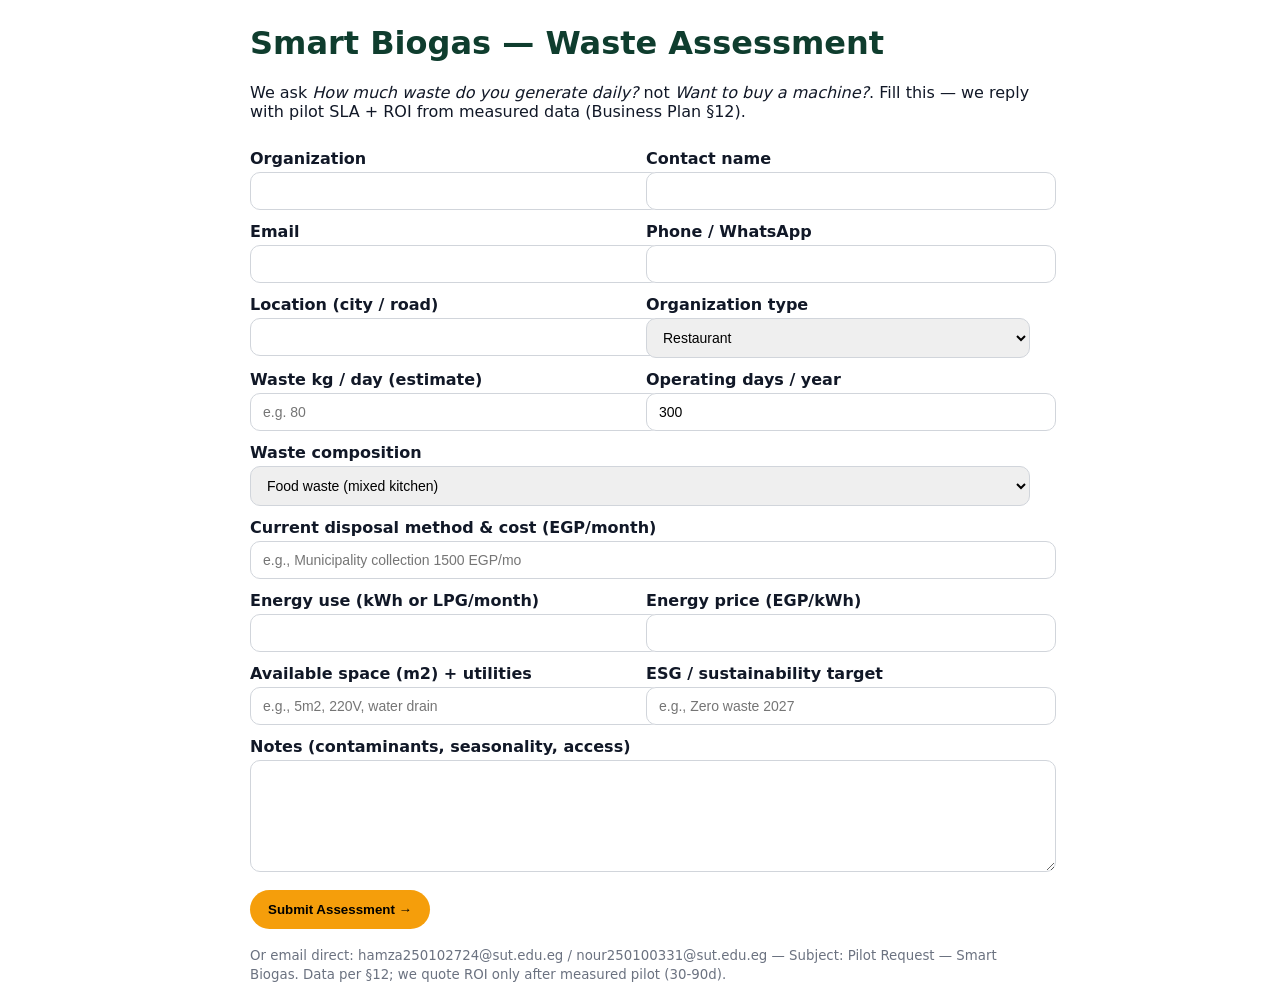
<file: campaign/biogas/content/waste_assessment_form.html>
<!DOCTYPE html>
<html lang="en"><head><meta charset="utf-8"><meta name="viewport" content="width=device-width, initial-scale=1">
<title>Waste Assessment Form — Smart Biogas</title>
<style>body{font-family:Inter,system-ui,Arial,sans-serif;max-width:780px;margin:24px auto;padding:0 16px;color:#111827}h1{color:#0F3D2E}label{display:block;font-weight:600;margin:12px 0 4px}input,select,textarea{width:100%;padding:10px 12px;border:1px solid #D1D5DB;border-radius:10px;font-size:14px}textarea{height:90px}.grid{display:grid;grid-template-columns:1fr 1fr;gap:12px}button{margin-top:14px;padding:12px 18px;border-radius:999px;border:none;background:#F59E0B;font-weight:800;cursor:pointer}small{color:#6B7280}</style>
</head><body>
<h1>Smart Biogas — Waste Assessment</h1>
<p>We ask <em>How much waste do you generate daily?</em> not <em>Want to buy a machine?</em>. Fill this — we reply with pilot SLA + ROI from measured data (Business Plan §12).</p>
<form onsubmit="event.preventDefault(); const d=new FormData(this); let s='Waste Assessment\n'; for(let [k,v] of d.entries()) s+=k+': '+v+'\n'; alert(s+'\n— Demo: wire to Formspree/Google Form or email to hamza250102724@sut.edu.eg');">
<div class="grid"><div><label>Organization</label><input name="organization" required></div><div><label>Contact name</label><input name="contact" required></div></div>
<div class="grid"><div><label>Email</label><input name="email" type="email" required></div><div><label>Phone / WhatsApp</label><input name="phone"></div></div>
<div class="grid"><div><label>Location (city / road)</label><input name="location"></div><div><label>Organization type</label><select name="type"><option>Restaurant</option><option>Hotel</option><option>University/Canteen</option><option>Food processing</option><option>Farm / Agri</option><option>Other</option></select></div></div>
<div class="grid"><div><label>Waste kg / day (estimate)</label><input name="kg_per_day" type="number" placeholder="e.g. 80"></div><div><label>Operating days / year</label><input name="days_per_year" type="number" value="300"></div></div>
<label>Waste composition</label><select name="composition"><option>Food waste (mixed kitchen)</option><option>Fruit/vegetable residues</option><option>Plate waste + prep waste</option><option>Animal manure + crop residues</option><option>Mixed organic</option></select>
<label>Current disposal method & cost (EGP/month)</label><input name="disposal" placeholder="e.g., Municipality collection 1500 EGP/mo">
<div class="grid"><div><label>Energy use (kWh or LPG/month)</label><input name="energy"></div><div><label>Energy price (EGP/kWh)</label><input name="kwh_price" type="number" step="0.1"></div></div>
<div class="grid"><div><label>Available space (m2) + utilities</label><input name="space" placeholder="e.g., 5m2, 220V, water drain"></div><div><label>ESG / sustainability target</label><input name="esg" placeholder="e.g., Zero waste 2027"></div></div>
<label>Notes (contaminants, seasonality, access)</label><textarea name="notes"></textarea>
<button type="submit">Submit Assessment →</button>
<p><small>Or email direct: hamza250102724@sut.edu.eg / nour250100331@sut.edu.eg — Subject: Pilot Request — Smart Biogas. Data per §12; we quote ROI only after measured pilot (30-90d).</small></p>
</form>
</body></html>
</file>
<file: campaign/biogas/style.css>
:root{--green:#0F3D2E;--teal:#0E9F6E;--teal2:#0B7A56;--amber:#F59E0B;--amber2:#D97706;--bg:#F8FAF9;--card:#ffffff;--dark:#0B1C16;--muted:#6B7280;--line:#E5E7EB;--radius:16px}
*{box-sizing:border-box}html{scroll-behavior:smooth}body{margin:0;font-family:Inter,system-ui,Segoe UI,Arial,sans-serif;color:#111827;background:var(--bg);line-height:1.6}
a{color:var(--teal2);text-decoration:none}a:hover{text-decoration:underline}
.nav{position:sticky;top:0;z-index:30;background:rgba(255,255,255,.9);backdrop-filter:blur(8px);border-bottom:1px solid var(--line)}
.nav-inner{max-width:1160px;margin:0 auto;padding:10px 16px;display:flex;align-items:center;justify-content:space-between;gap:12px}
.brand{font-weight:800;letter-spacing:.06em;font-size:14px;display:flex;align-items:center;gap:8px}
.brand small{font-weight:600;color:var(--muted);letter-spacing:.04em;font-size:10px}
.dot{width:10px;height:10px;border-radius:50%;background:var(--teal);display:inline-block}
.nav-links{display:flex;align-items:center;gap:14px;font-size:13px;font-weight:600}
.nav-links a{color:#1F2937}
.btn{border-radius:999px;padding:10px 18px;font-weight:700;font-size:14px;display:inline-block;border:1.5px solid transparent;cursor:pointer;transition:.15s}
.btn-sm{padding:7px 14px;font-size:12px;background:var(--green);color:#fff}
.btn-primary{background:var(--amber);color:#111827;border-color:var(--amber)}
.btn-primary:hover{background:var(--amber2);color:#fff}
.btn-ghost{border-color:#D1D5DB;background:#fff;color:#111827}
.btn-ghost:hover{border-color:var(--teal);color:var(--teal2)}
.btn-block{width:100%;text-align:center}
.hero{background:linear-gradient(180deg,#ffffff 0%, #ECFDF5 100%);border-bottom:1px solid var(--line)}
.hero-grid{max-width:1160px;margin:0 auto;padding:36px 16px 28px;display:grid;grid-template-columns:1.05fr .95fr;gap:28px;align-items:start}
.kicker{font-size:10px;letter-spacing:.12em;color:var(--teal2);font-weight:800}
.hero h1{font-size:54px;line-height:.95;margin:10px 0 12px;letter-spacing:-.02em}
.accent{color:var(--teal)}
.lead{color:#374151;font-size:16px;max-width:560px}
.hero-stats{display:flex;gap:14px;margin:16px 0}
.hero-stats div{background:#fff;border:1px solid var(--line);border-radius:12px;padding:10px 12px;min-width:110px;text-align:center}
.hero-stats strong{display:block;font-size:15px;color:var(--green)}
.hero-stats span{font-size:11px;color:var(--muted);line-height:1.3;display:block}
.cta-row{display:flex;gap:10px;margin:14px 0;flex-wrap:wrap}
.micro{font-size:11px;color:var(--muted)}
.media-card{background:var(--card);border:1px solid var(--line);border-radius:var(--radius);overflow:hidden;box-shadow:0 8px 24px rgba(0,0,0,.06)}
.media-card img{width:100%;height:380px;object-fit:cover;display:block;background:linear-gradient(135deg,#0F3D2E,#0E9F6E)}
.media-fallback{height:380px;display:flex;align-items:center;justify-content:center;text-align:center;background:linear-gradient(135deg,#0F3D2E 0%,#0E9F6E 100%);color:#fff;padding:20px}
.media-fallback code{background:rgba(255,255,255,.15);padding:2px 6px;border-radius:6px}
.media-caption{font-size:11px;color:var(--muted);padding:8px 12px;border-top:1px solid var(--line);background:#F9FAFB}
.trust{display:flex;gap:12px;flex-wrap:wrap;margin-top:10px;font-size:11px;color:var(--muted)}
.trust span{background:#fff;border:1px solid var(--line);padding:6px 10px;border-radius:999px}
.section{padding:36px 16px}
.section-alt{background:#FFFFFF;border-top:1px solid var(--line);border-bottom:1px solid var(--line)}
.section-dark{background:var(--dark);color:#E5E7EB}
.container{max-width:1160px;margin:0 auto}
.pill{font-size:10px;letter-spacing:.14em;font-weight:800;color:var(--teal2);margin-bottom:8px}
.pill.light{color:#6EE7B7}
h2{font-size:28px;line-height:1.2;margin:0 0 14px;letter-spacing:-.015em}
h2.light{color:#fff}
.quote{margin-top:16px;padding:12px 14px;border-left:4px solid var(--amber);background:#FFFBEB;color:#92400E;border-radius:8px;font-size:13px}
.three{display:grid;grid-template-columns:repeat(3,1fr);gap:14px}
.card{background:var(--card);border:1px solid var(--line);border-radius:14px;padding:16px}
.card.highlight{background:linear-gradient(135deg,#0F3D2E,#0E9F6E);color:#fff;border:none}
.card.highlight small{color:#D1FAE5}
.icon{width:28px;height:28px;border-radius:8px;background:#ECFDF5;color:var(--green);display:flex;align-items:center;justify-content:center;font-weight:800;font-size:13px;margin-bottom:8px}
.card.highlight .icon{background:rgba(255,255,255,.15);color:#fff}
.card h3{margin:0 0 6px;font-size:15px}
.card p{margin:0;color:#4B5563;font-size:13px}
.card.highlight p{color:#ECFDF5}
.card small{color:var(--muted);font-size:11px}
.flow{display:flex;flex-wrap:wrap;align-items:center;gap:6px;padding:12px;background:#F9FAFB;border:1px solid var(--line);border-radius:12px;font-weight:700;font-size:13px;justify-content:center}
.flow span{background:#fff;border:1px solid var(--line);padding:6px 10px;border-radius:999px}
.flow .accent-bg{background:var(--amber);border-color:var(--amber);color:#111827}
.four{display:grid;grid-template-columns:repeat(4,1fr);gap:12px;margin-top:14px}
.mini{background:var(--card);border:1px solid var(--line);border-radius:12px;padding:12px;font-size:13px}
.competitive{margin-top:14px;padding:14px;background:#FFFBEB;border:1px solid #FCD34D;border-radius:12px}
.competitive h4{margin:0 0 6px;color:#92400E}
.proto-grid{display:grid;grid-template-columns:1.1fr .9fr;gap:18px;align-items:start}
.proto-media{background:#0B1C16;border-radius:14px;overflow:hidden;border:1px solid #1F3A2E;padding:10px}
.proto-media img{width:100%;height:360px;object-fit:cover;border-radius:10px;background:#111}
.callouts{display:grid;grid-template-columns:1fr 1fr;gap:6px;margin-top:10px}
.callout{background:#11251E;border:1px solid #1F3A2E;color:#A7F3D0;font-size:11px;padding:6px 8px;border-radius:8px}
.callout b{color:#ECFDF5}
.proto-specs h3{color:#fff;margin:0 0 10px}
.proto-specs table{width:100%;border-collapse:collapse;font-size:13px}
.proto-specs td{padding:7px 8px;border-bottom:1px solid #1F3A2E;vertical-align:top}
.proto-specs td:first-child{color:#6EE7B7;font-weight:700;width:110px}
.proto-specs td:last-child{color:#E5E7EB}
.cost-note{margin-top:12px;padding:10px;background:#11251E;border:1px solid #1F3A2E;border-radius:10px;font-size:12px;color:#A7F3D0}
.tech-grid{display:grid;grid-template-columns:.9fr 1.1fr;gap:18px}
.tech-diagram{display:flex;flex-direction:column;align-items:center;gap:4px}
.layer{background:var(--card);border:1px solid var(--line);border-radius:12px;padding:10px 14px;width:100%;text-align:center}
.layer span{font-weight:800;display:block;color:var(--green)}
.layer small{color:var(--muted);font-size:11px}
.arrow{color:var(--muted);font-size:12px;font-weight:700}
.tech-points ul{margin:8px 0;padding-left:18px}
.tech-points li{margin:6px 0;font-size:13px}
.stack-note{margin-top:10px;padding:10px;background:#ECFDF5;border:1px solid #A7F3D0;border-radius:10px;font-size:12px;color:#065F46}
.calc-grid{display:grid;grid-template-columns:1fr 1fr;gap:16px}
.calc-inputs{background:var(--card);border:1px solid var(--line);border-radius:14px;padding:14px}
.calc-inputs label{display:block;font-size:13px;font-weight:600;margin:10px 0}
.calc-inputs input[type=range]{width:68%;vertical-align:middle;margin:0 8px}
.calc-inputs input[type=number]{width:110px;margin-left:8px;padding:6px 8px;border:1px solid var(--line);border-radius:8px}
.calc-inputs span{font-size:12px;color:var(--teal2);font-weight:700}
.calc-cta{margin-top:12px;display:flex;align-items:center;gap:10px;flex-wrap:wrap}
.calc-cta small{font-size:11px;color:var(--muted)}
.calc-outputs{background:#0F3D2E;color:#ECFDF5;border-radius:14px;padding:14px;border:1px solid #1F3A2E}
.out{display:flex;justify-content:space-between;align-items:center;padding:7px 0;border-bottom:1px solid rgba(255,255,255,.08);font-size:13px}
.out span{color:#A7F3D0}
.out strong{color:#fff;font-family:JetBrains Mono,monospace}
.out.total{border:none;background:rgba(245,158,11,.15);border-radius:8px;padding:10px 8px;margin-top:6px}
.out.total strong{color:var(--amber)}
.disclaimer{margin-top:10px;padding:8px;background:rgba(245,158,11,.12);border:1px solid rgba(245,158,11,.3);border-radius:8px;font-size:11px;color:#FDE68A}
.biz-grid{display:grid;grid-template-columns:repeat(6,1fr);gap:10px}
.biz{background:var(--card);border:1px solid var(--line);border-radius:12px;padding:12px;text-align:center;font-size:12px}
.biz strong{display:block;color:var(--green);margin-bottom:4px}
.center{text-align:center;color:var(--muted);font-size:13px;margin:12px 0}
.funnel{display:flex;gap:6px;justify-content:center;flex-wrap:wrap;font-weight:700;font-size:12px}
.funnel span{background:var(--card);border:1px solid var(--line);padding:6px 10px;border-radius:999px}
.lead-grid{display:grid;grid-template-columns:1.1fr .9fr;gap:18px}
.light-muted{color:#A7F3D0}
.form{background:#11251E;border:1px solid #1F3A2E;border-radius:14px;padding:14px}
.form .two{display:grid;grid-template-columns:1fr 1fr;gap:8px;margin:8px 0}
.form input,.form textarea{width:100%;padding:10px 12px;border-radius:10px;border:1px solid #1F3A2E;background:#0B1C16;color:#ECFDF5;font-size:13px}
.form input::placeholder,.form textarea::placeholder{color:#6B7280}
.team{list-style:none;padding:0;margin:8px 0}
.team li{padding:6px 0;border-bottom:1px solid #1F3A2E;font-size:13px}
.safety-box{margin-top:12px;padding:10px;background:rgba(245,158,11,.12);border:1px solid rgba(245,158,11,.25);border-radius:10px;font-size:12px;color:#FDE68A}
.share{display:flex;gap:8px;margin-top:12px}
.footer{padding:18px 16px;border-top:1px solid var(--line);background:#fff;font-size:11px;color:var(--muted)}
.footer .container{display:flex;justify-content:space-between;gap:12px;flex-wrap:wrap}
@media(max-width:900px){.hero-grid,.proto-grid,.tech-grid,.calc-grid,.lead-grid{grid-template-columns:1fr}.three{grid-template-columns:1fr}.four{grid-template-columns:1fr 1fr}.biz-grid{grid-template-columns:1fr 1fr 1fr}h2{font-size:22px}.hero h1{font-size:38px}}
</file>
